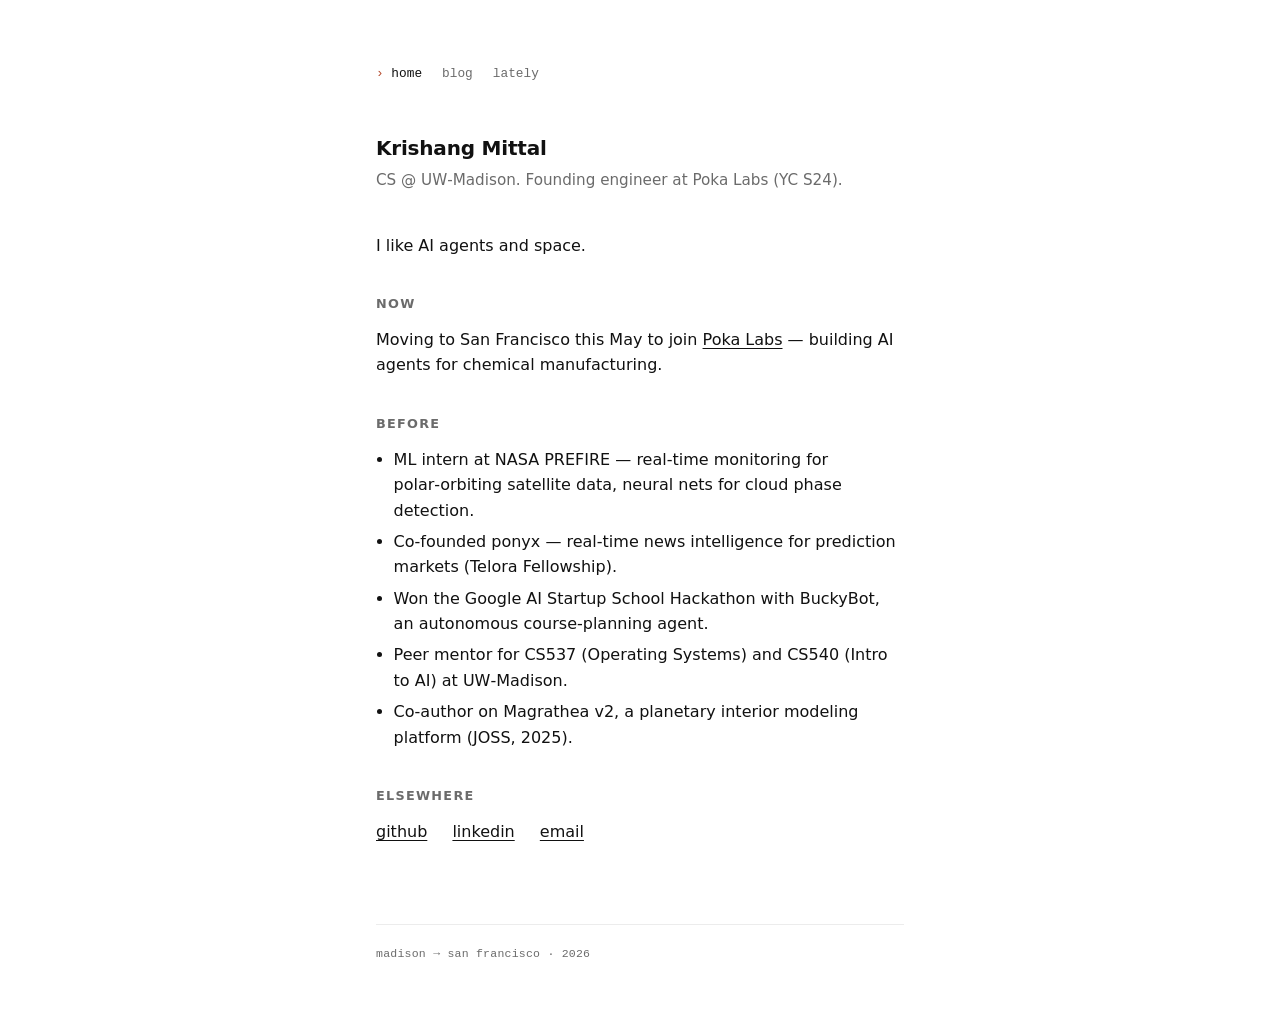
<file: index.html>
<!DOCTYPE html>
<html lang="en">
<head>
  <meta charset="UTF-8">
  <meta name="viewport" content="width=device-width, initial-scale=1.0">
  <title>Krishang Mittal</title>
  <meta name="description" content="CS @ UW-Madison. Founding engineer at Poka Labs.">
  <meta property="og:title" content="Krishang Mittal">
  <meta property="og:description" content="CS @ UW-Madison. Founding engineer at Poka Labs.">
  <meta property="og:url" content="https://krishangmittal.com">
  <meta property="og:type" content="website">
  <link rel="icon" href="data:image/svg+xml,<svg xmlns=%22http://www.w3.org/2000/svg%22 viewBox=%220 0 100 100%22><text y=%22.9em%22 font-size=%2290%22>k</text></svg>">
  <link rel="stylesheet" href="/style.css">
</head>
<body>
  <nav class="site">
    <a href="/" class="here">home</a>
    <a href="/blog/">blog</a>
    <a href="/lately/">lately</a>
  </nav>

  <h1>Krishang Mittal</h1>
  <p class="tag">CS @ UW&#8209;Madison. Founding engineer at Poka Labs (YC&nbsp;S24).</p>

  <p>I like AI agents and space.</p>

  <h2>Now</h2>
  <p>Moving to San Francisco this May to join <a href="https://pokalabs.com">Poka Labs</a> — building AI agents for chemical manufacturing.</p>

  <h2>Before</h2>
  <ul>
    <li>ML intern at NASA PREFIRE — real&#8209;time monitoring for polar&#8209;orbiting satellite data, neural nets for cloud phase detection.</li>
    <li>Co&#8209;founded <em>ponyx</em> — real&#8209;time news intelligence for prediction markets (Telora Fellowship).</li>
    <li>Won the Google AI Startup School Hackathon with <em>BuckyBot</em>, an autonomous course&#8209;planning agent.</li>
    <li>Peer mentor for CS537 (Operating Systems) and CS540 (Intro to AI) at UW&#8209;Madison.</li>
    <li>Co&#8209;author on <em>Magrathea v2</em>, a planetary interior modeling platform (JOSS, 2025).</li>
  </ul>

  <h2>Elsewhere</h2>
  <p class="links">
    <a href="https://github.com/krishangMittal">github</a>
    <a href="https://www.linkedin.com/in/krishang-mittal">linkedin</a>
    <a href="mailto:krishangmittal2004@gmail.com">email</a>
  </p>

  <footer>
    <span>madison → san francisco · 2026</span>
    <span class="visits"></span>
  </footer>
  <script src="/counter.js" defer></script>
</body>
</html>
</file>
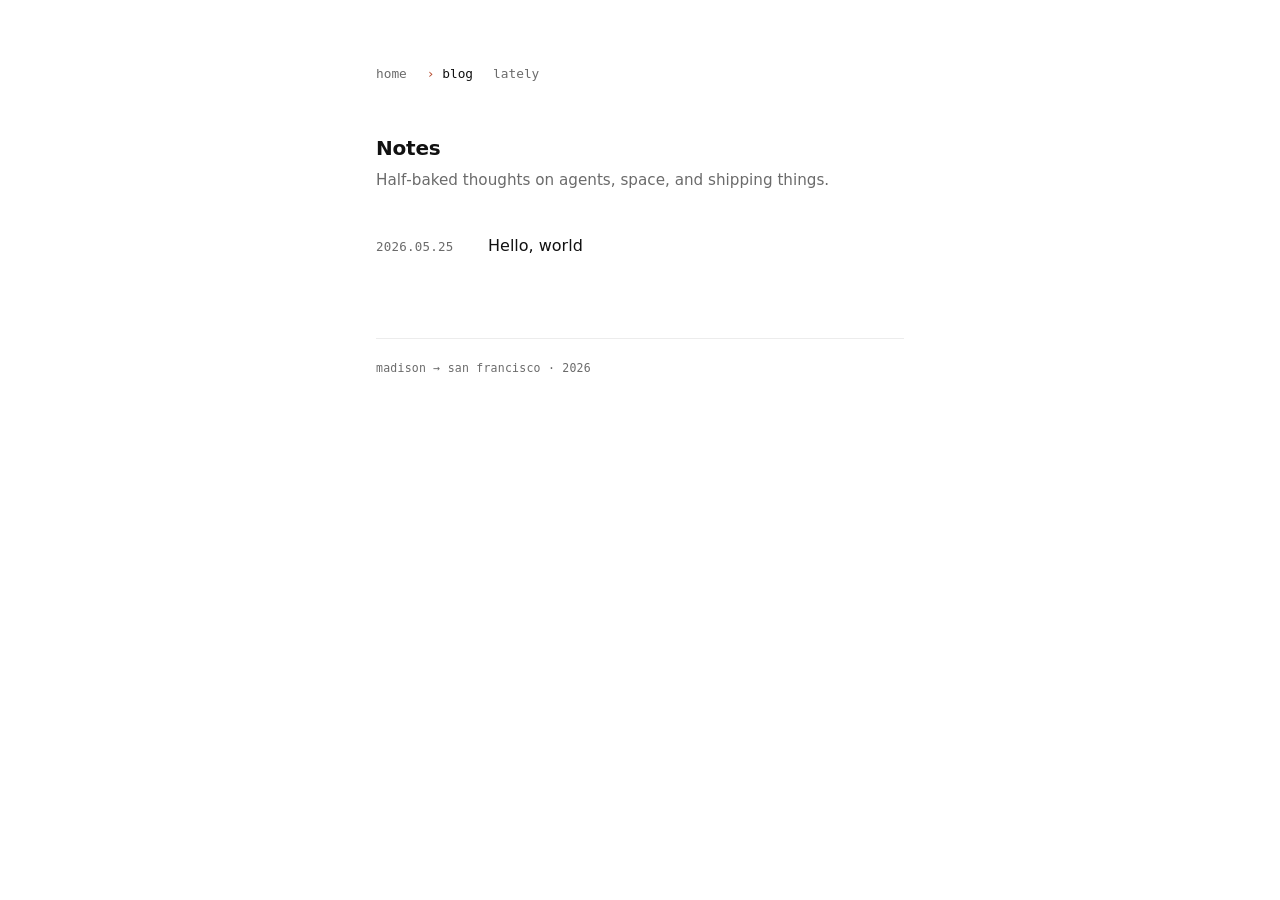
<file: blog/index.html>
<!DOCTYPE html>
<html lang="en">
<head>
  <meta charset="UTF-8">
  <meta name="viewport" content="width=device-width, initial-scale=1.0">
  <title>Blog · Krishang Mittal</title>
  <meta name="description" content="Notes on AI agents, space, building things.">
  <meta property="og:title" content="Krishang Mittal — Blog">
  <meta property="og:url" content="https://krishangmittal.com/blog/">
  <link rel="icon" href="data:image/svg+xml,<svg xmlns=%22http://www.w3.org/2000/svg%22 viewBox=%220 0 100 100%22><text y=%22.9em%22 font-size=%2290%22>k</text></svg>">
  <link rel="stylesheet" href="/style.css">
</head>
<body>
  <nav class="site">
    <a href="/">home</a>
    <a href="/blog/" class="here">blog</a>
    <a href="/lately/">lately</a>
  </nav>

  <h1>Notes</h1>
  <p class="tag">Half&#8209;baked thoughts on agents, space, and shipping things.</p>

  <ul class="posts">
    <li>
      <time datetime="2026-05-25">2026.05.25</time>
      <a href="/blog/hello-world/">Hello, world</a>
    </li>
  </ul>

  <footer>
    <span>madison → san francisco · 2026</span>
    <span class="visits"></span>
  </footer>
  <script src="/counter.js" defer></script>
</body>
</html>
</file>
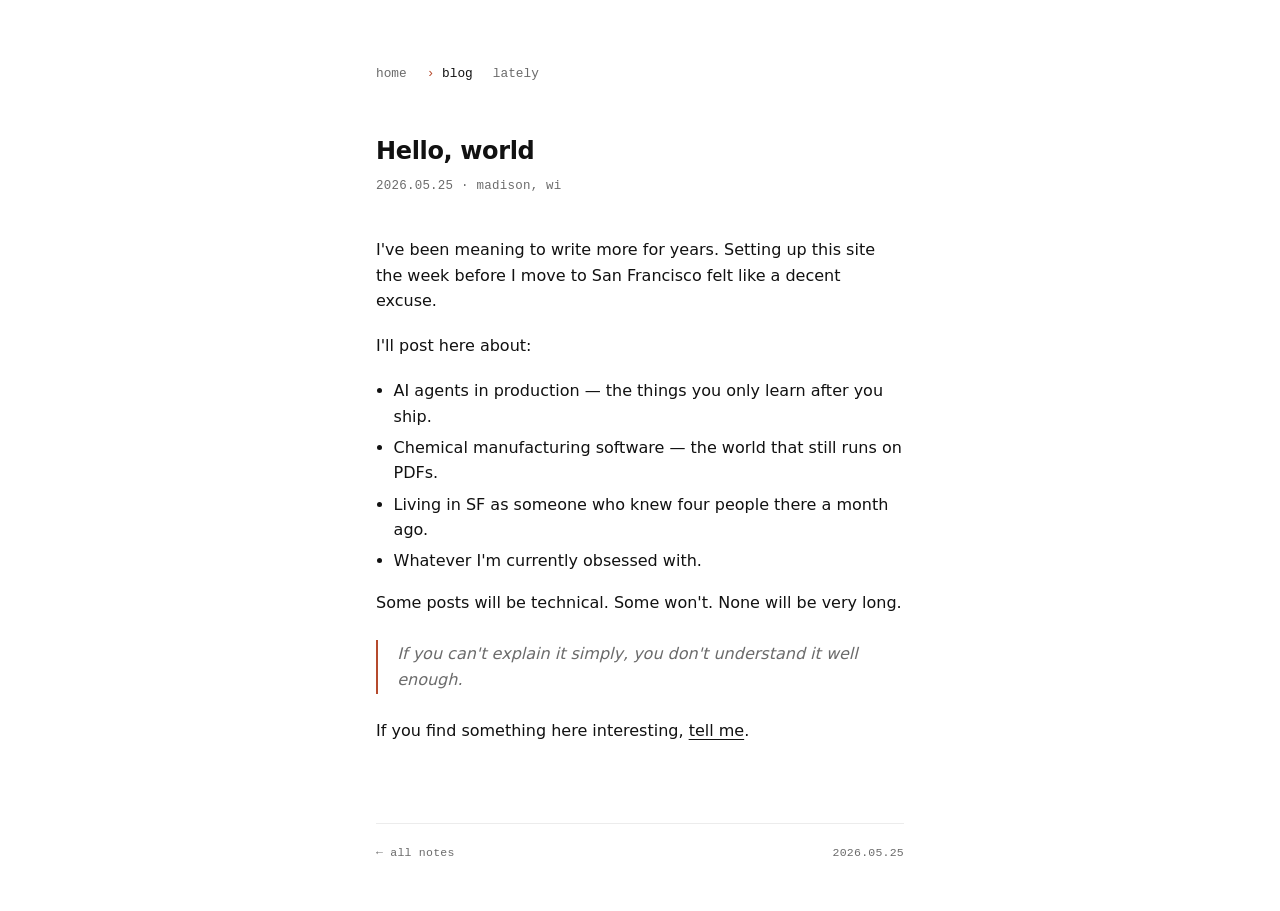
<file: blog/hello-world/index.html>
<!DOCTYPE html>
<html lang="en">
<head>
  <meta charset="UTF-8">
  <meta name="viewport" content="width=device-width, initial-scale=1.0">
  <title>Hello, world · Krishang Mittal</title>
  <meta name="description" content="Starting to write things down.">
  <meta property="og:title" content="Hello, world">
  <meta property="og:description" content="Starting to write things down.">
  <meta property="og:url" content="https://krishangmittal.com/blog/hello-world/">
  <meta property="og:type" content="article">
  <link rel="icon" href="data:image/svg+xml,<svg xmlns=%22http://www.w3.org/2000/svg%22 viewBox=%220 0 100 100%22><text y=%22.9em%22 font-size=%2290%22>k</text></svg>">
  <link rel="stylesheet" href="/style.css">
</head>
<body>
  <nav class="site">
    <a href="/">home</a>
    <a href="/blog/" class="here">blog</a>
    <a href="/lately/">lately</a>
  </nav>

  <article class="post">
    <h1>Hello, world</h1>
    <p class="meta">2026.05.25 · madison, wi</p>

    <p>I've been meaning to write more for years. Setting up this site the week before I move to San Francisco felt like a decent excuse.</p>

    <p>I'll post here about:</p>
    <ul>
      <li>AI agents in production — the things you only learn after you ship.</li>
      <li>Chemical manufacturing software — the world that still runs on PDFs.</li>
      <li>Living in SF as someone who knew four people there a month ago.</li>
      <li>Whatever I'm currently obsessed with.</li>
    </ul>

    <p>Some posts will be technical. Some won't. None will be very long.</p>

    <blockquote>If you can't explain it simply, you don't understand it well enough.</blockquote>

    <p>If you find something here interesting, <a href="mailto:krishangmittal2004@gmail.com">tell me</a>.</p>
  </article>

  <footer>
    <span><a href="/blog/">← all notes</a></span>
    <span class="visits"></span>
    <span>2026.05.25</span>
  </footer>
  <script src="/counter.js" defer></script>
</body>
</html>
</file>
<file: style.css>
:root {
  color-scheme: light dark;
  --fg: #111;
  --bg: #fff;
  --muted: #6b6b6b;
  --rule: #ececec;
  --accent: #b54a2d;
  --mono: ui-monospace, "SF Mono", Menlo, Consolas, monospace;
}

@media (prefers-color-scheme: dark) {
  :root {
    --fg: #ececec;
    --bg: #0d0d0d;
    --muted: #8a8a8a;
    --rule: #1f1f1f;
    --accent: #ff9072;
  }
}

* { box-sizing: border-box; }

html, body { margin: 0; padding: 0; }

body {
  font-family: -apple-system, BlinkMacSystemFont, "SF Pro Text", "Inter", system-ui, sans-serif;
  max-width: 36rem;
  margin: 0 auto;
  padding: 4rem 1.5rem 0;
  line-height: 1.6;
  color: var(--fg);
  background: var(--bg);
  font-size: 16px;
  -webkit-font-smoothing: antialiased;
}

::selection {
  background: var(--accent);
  color: #fff;
}

a {
  color: var(--fg);
  text-decoration: underline;
  text-underline-offset: 3px;
  text-decoration-thickness: 1px;
  transition: color 120ms ease;
}
a:hover { color: var(--accent); }

h1 {
  font-size: 1.25rem;
  font-weight: 600;
  margin: 0 0 0.25rem;
  letter-spacing: -0.01em;
}

h2 {
  font-size: 0.8rem;
  font-weight: 600;
  text-transform: uppercase;
  letter-spacing: 0.1em;
  color: var(--muted);
  margin: 2.25rem 0 0.75rem;
}

p, ul { margin: 0 0 1rem; }
ul { padding-left: 1.1rem; }
li { margin-bottom: 0.35rem; }
em { font-style: normal; font-weight: 500; }

nav.site {
  font-family: var(--mono);
  font-size: 0.8rem;
  margin-bottom: 3rem;
  display: flex;
  gap: 1.25rem;
  color: var(--muted);
}
nav.site a {
  text-decoration: none;
  color: var(--muted);
}
nav.site a:hover { color: var(--accent); }
nav.site a.here {
  color: var(--fg);
}
nav.site a.here::before {
  content: "› ";
  color: var(--accent);
}

.tag {
  color: var(--muted);
  margin: 0 0 2.5rem;
  font-size: 0.95rem;
}

.links a { margin-right: 1.25rem; }

footer {
  margin: 5rem 0 3rem;
  padding-top: 1.25rem;
  border-top: 1px solid var(--rule);
  color: var(--muted);
  font-family: var(--mono);
  font-size: 0.72rem;
  display: flex;
  justify-content: space-between;
  gap: 1rem;
  letter-spacing: 0.02em;
}
footer a { color: var(--muted); text-decoration: none; }
footer a:hover { color: var(--accent); }
.visits {
  color: var(--muted);
  font-family: var(--mono);
}

/* blog post list */
ul.posts {
  list-style: none;
  padding: 0;
  margin-top: 0.5rem;
}
ul.posts li {
  display: flex;
  gap: 1.5rem;
  margin-bottom: 0.6rem;
  align-items: baseline;
}
ul.posts time {
  font-family: var(--mono);
  color: var(--muted);
  font-size: 0.78rem;
  min-width: 5.5rem;
  letter-spacing: 0.02em;
}
ul.posts a {
  text-decoration: none;
}
ul.posts a:hover {
  text-decoration: underline;
  text-underline-offset: 3px;
}

/* lately grids (books + films) */
ul.films, ul.books {
  list-style: none;
  padding: 0;
  margin: 0.5rem 0 0;
  display: grid;
  grid-template-columns: repeat(auto-fill, minmax(140px, 1fr));
  gap: 1.75rem 1.1rem;
}
ul.films li, ul.books li {
  list-style: none;
  display: flex;
  flex-direction: column;
}
ul.films li::marker, ul.books li::marker { content: ""; }
ul.films img, ul.books img {
  width: 100%;
  aspect-ratio: 2 / 3;
  height: auto;
  object-fit: cover;
  border-radius: 4px;
  background: var(--rule);
  display: block;
  box-shadow: 0 1px 3px rgba(0, 0, 0, 0.08);
  transition: transform 180ms ease, box-shadow 180ms ease;
}
ul.films li:hover img, ul.books li:hover img {
  transform: translateY(-2px);
  box-shadow: 0 6px 18px rgba(0, 0, 0, 0.12);
}
ul.films .info, ul.books .info {
  display: flex;
  flex-direction: column;
  gap: 0.15rem;
  margin-top: 0.7rem;
}
ul.films .title, ul.books .title {
  font-weight: 500;
  font-size: 0.88rem;
  line-height: 1.3;
  letter-spacing: -0.005em;
}
ul.films .meta, ul.books .meta {
  font-family: var(--mono);
  font-size: 0.7rem;
  color: var(--muted);
  letter-spacing: 0.02em;
}
ul.films .rating {
  color: var(--accent);
  font-weight: 600;
}

p.empty {
  color: var(--muted);
  font-family: var(--mono);
  font-size: 0.78rem;
  margin: 0.5rem 0 0;
  font-style: italic;
}

body.wide {
  max-width: 48rem;
}

/* blog post body */
article.post h1 {
  font-size: 1.5rem;
  font-weight: 600;
  margin-bottom: 0.4rem;
  letter-spacing: -0.015em;
}
article.post .meta {
  font-family: var(--mono);
  color: var(--muted);
  font-size: 0.78rem;
  margin-bottom: 2.5rem;
  letter-spacing: 0.02em;
}
article.post p { margin-bottom: 1.2rem; }
article.post blockquote {
  border-left: 2px solid var(--accent);
  margin: 1.5rem 0;
  padding: 0.1rem 0 0.1rem 1.2rem;
  color: var(--muted);
  font-style: italic;
}
article.post code {
  font-family: var(--mono);
  font-size: 0.88em;
  background: var(--rule);
  padding: 0.1rem 0.35rem;
  border-radius: 3px;
}
</file>
